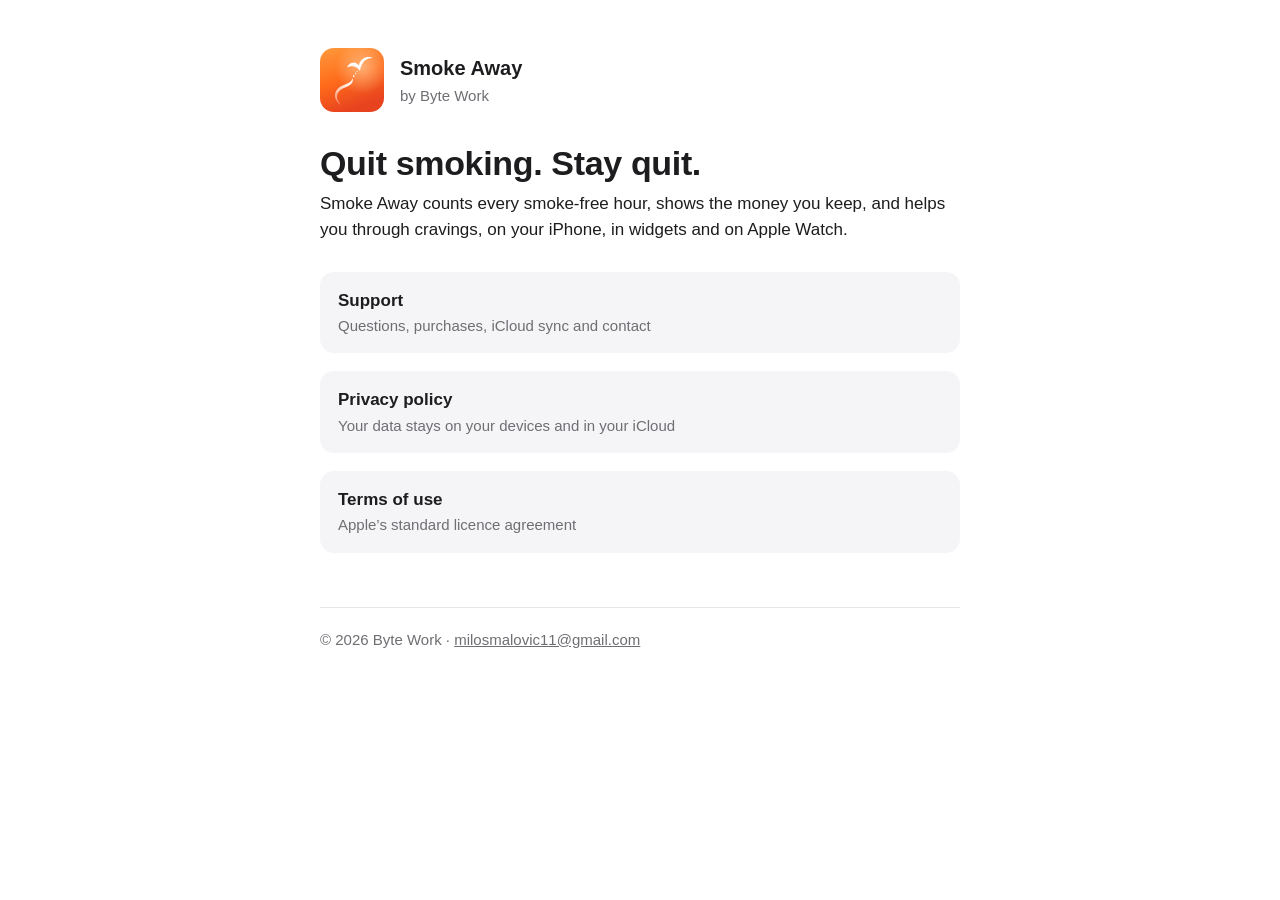
<file: index.html>
<!doctype html>
<html lang="en">
<head>
  <meta charset="utf-8">
  <meta name="viewport" content="width=device-width, initial-scale=1">
  <title>Smoke Away</title>
  <meta name="description" content="Smoke Away helps you quit smoking and stay quit, with daily tracking, money saved, craving help and health recovery.">
  <link rel="stylesheet" href="style.css">
</head>
<body>
<main>
  <header class="app">
    <img src="app-icon.jpg" alt="">
    <div><div class="name">Smoke Away</div><div class="by">by Byte Work</div></div>
  </header>

  <h1>Quit smoking. Stay quit.</h1>
  <p>Smoke Away counts every smoke-free hour, shows the money you keep, and helps you through cravings, on your iPhone, in widgets and on Apple Watch.</p>

  <ul class="links">
    <li><a href="support.html">Support<span>Questions, purchases, iCloud sync and contact</span></a></li>
    <li><a href="privacy.html">Privacy policy<span>Your data stays on your devices and in your iCloud</span></a></li>
    <li><a href="https://www.apple.com/legal/internet-services/itunes/dev/stdeula/">Terms of use<span>Apple’s standard licence agreement</span></a></li>
  </ul>

  <footer>
    © 2026 Byte Work · <a href="mailto:milosmalovic11@gmail.com">milosmalovic11@gmail.com</a>
  </footer>
</main>
</body>
</html>
</file>
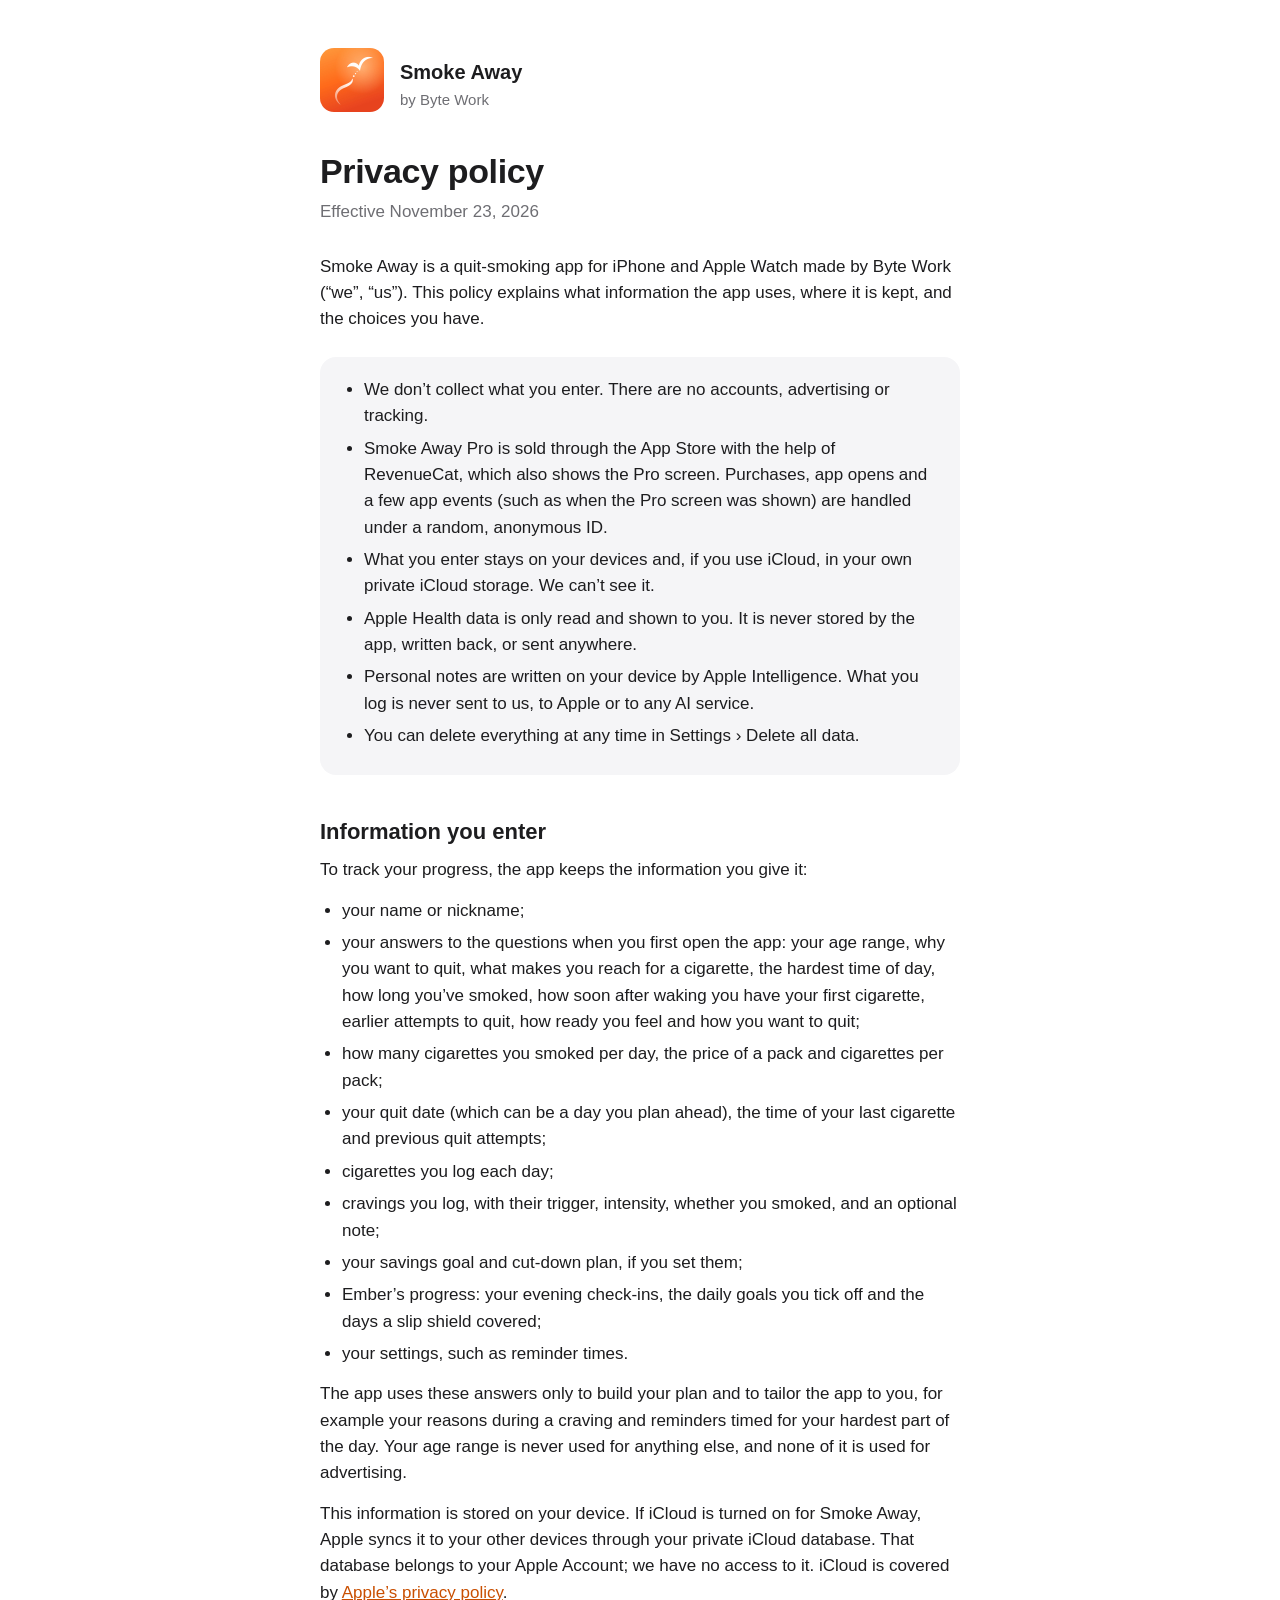
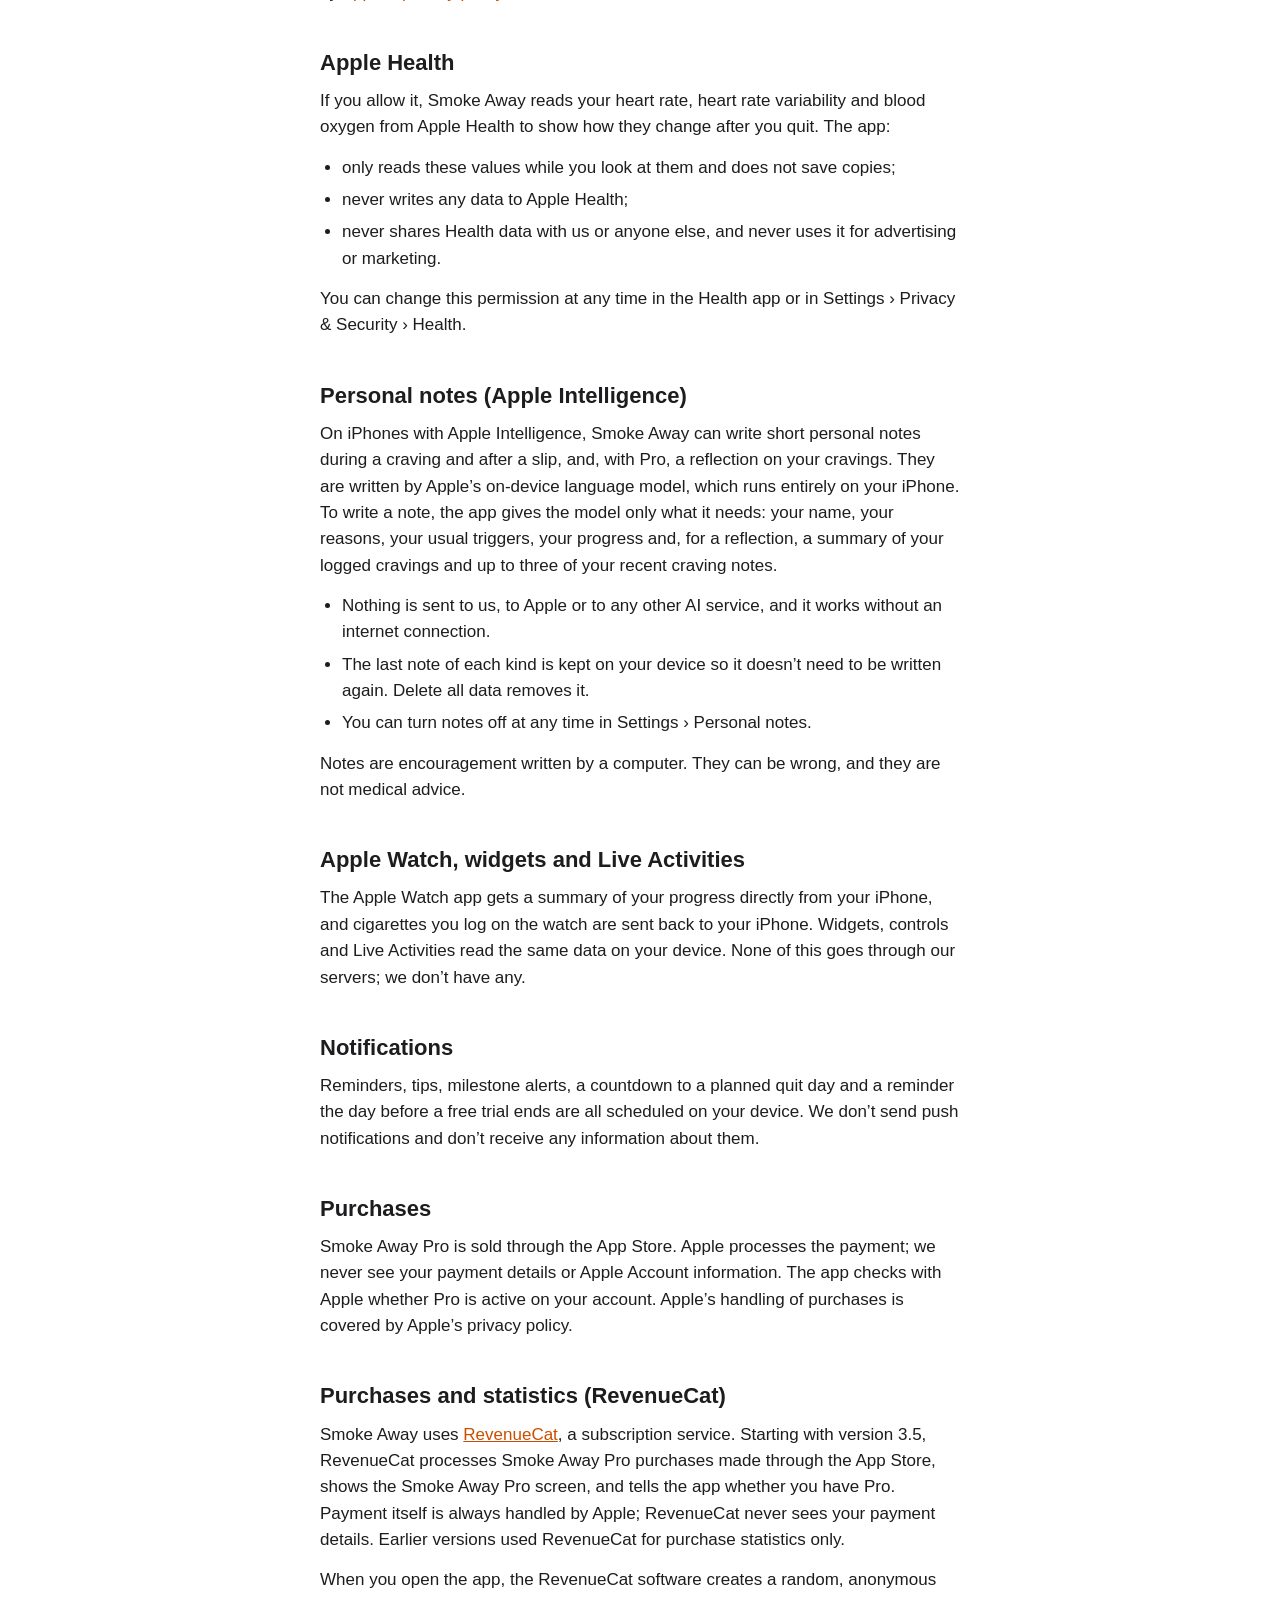
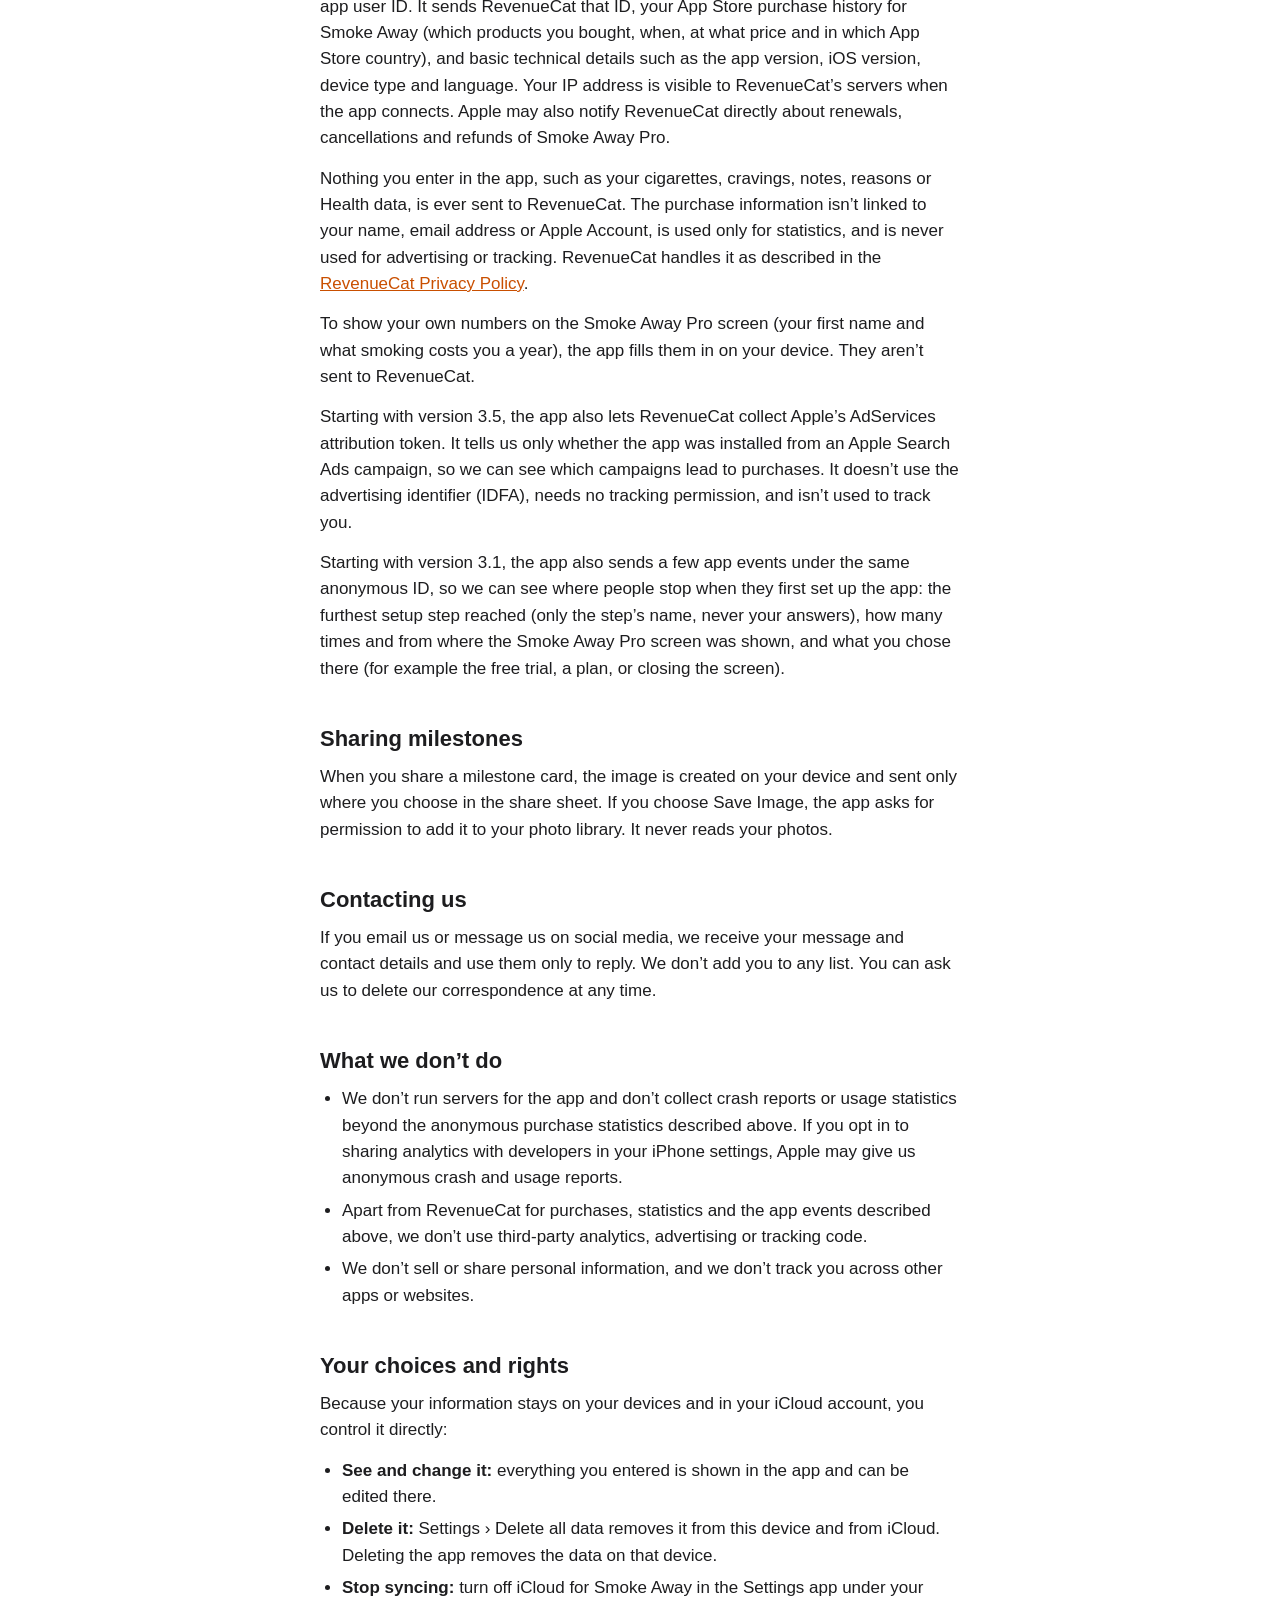
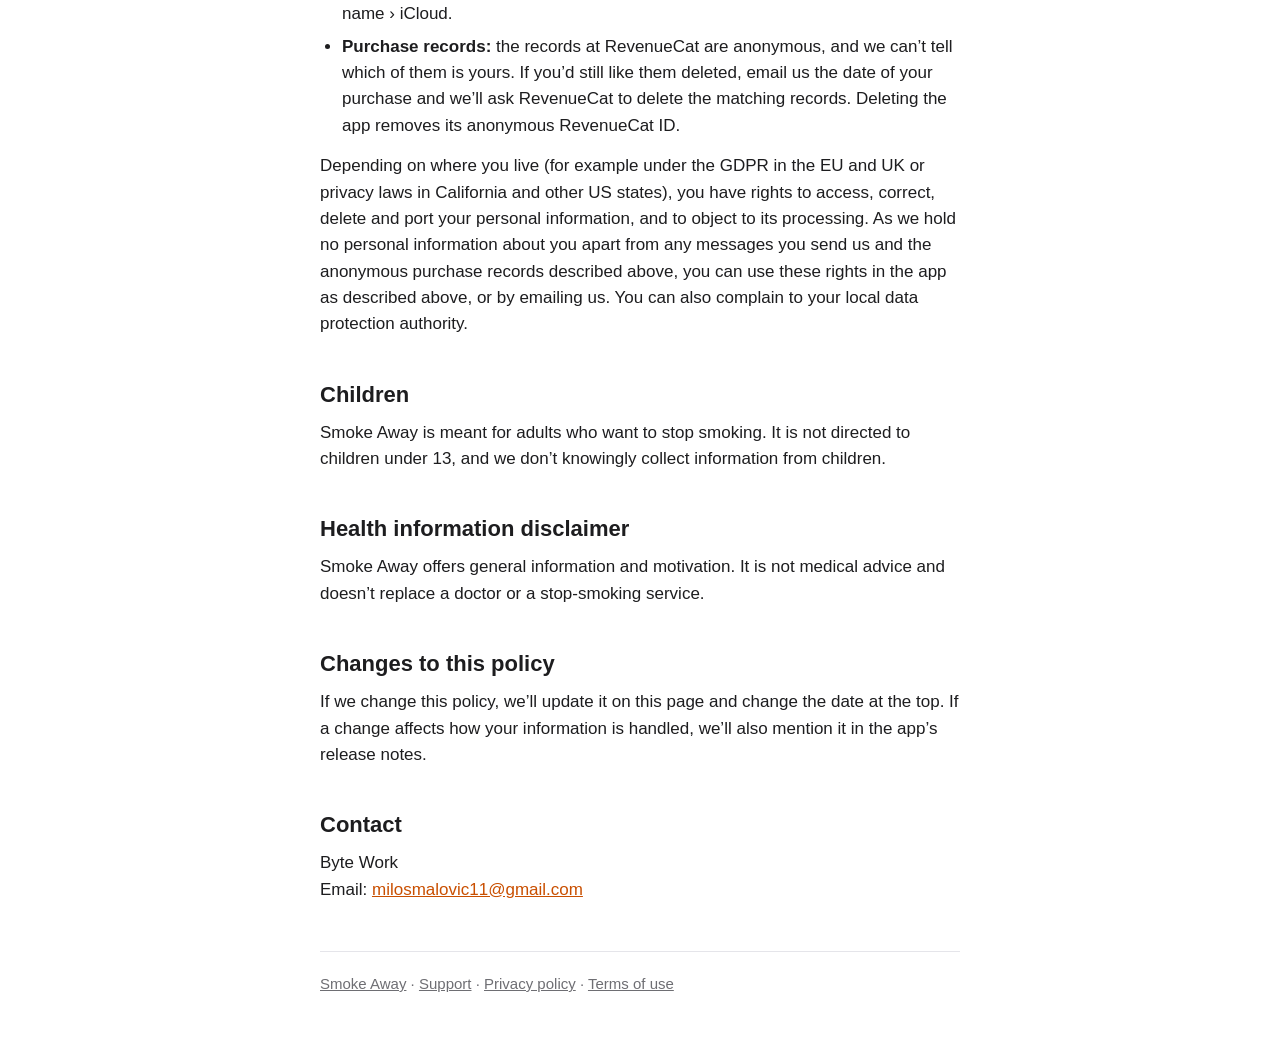
<file: privacy.html>
<!doctype html>
<html lang="en">
<head>
  <meta charset="utf-8">
  <meta name="viewport" content="width=device-width, initial-scale=1">
  <title>Privacy Policy · Smoke Away</title>
  <meta name="description" content="How Smoke Away handles your data: it stays on your devices and in your own iCloud account.">
  <link rel="stylesheet" href="style.css">
</head>
<body>
<main>
  <header class="app">
    <a href="./"><img src="app-icon.jpg" alt=""></a>
    <a href="./"><div class="name">Smoke Away</div><div class="by">by Byte Work</div></a>
  </header>

  <h1>Privacy policy</h1>
  <p class="updated">Effective November 23, 2026</p>

  <p>Smoke Away is a quit-smoking app for iPhone and Apple Watch made by Byte Work (“we”, “us”). This policy explains what information the app uses, where it is kept, and the choices you have.</p>

  <div class="summary">
    <ul>
      <li>We don’t collect what you enter. There are no accounts, advertising or tracking.</li>
      <li>Smoke Away Pro is sold through the App Store with the help of RevenueCat, which also shows the Pro screen. Purchases, app opens and a few app events (such as when the Pro screen was shown) are handled under a random, anonymous ID.</li>
      <li>What you enter stays on your devices and, if you use iCloud, in your own private iCloud storage. We can’t see it.</li>
      <li>Apple Health data is only read and shown to you. It is never stored by the app, written back, or sent anywhere.</li>
      <li>Personal notes are written on your device by Apple Intelligence. What you log is never sent to us, to Apple or to any AI service.</li>
      <li>You can delete everything at any time in Settings › Delete all data.</li>
    </ul>
  </div>

  <h2>Information you enter</h2>
  <p>To track your progress, the app keeps the information you give it:</p>
  <ul>
    <li>your name or nickname;</li>
    <li>your answers to the questions when you first open the app: your age range, why you want to quit, what makes you reach for a cigarette, the hardest time of day, how long you’ve smoked, how soon after waking you have your first cigarette, earlier attempts to quit, how ready you feel and how you want to quit;</li>
    <li>how many cigarettes you smoked per day, the price of a pack and cigarettes per pack;</li>
    <li>your quit date (which can be a day you plan ahead), the time of your last cigarette and previous quit attempts;</li>
    <li>cigarettes you log each day;</li>
    <li>cravings you log, with their trigger, intensity, whether you smoked, and an optional note;</li>
    <li>your savings goal and cut-down plan, if you set them;</li>
    <li>Ember’s progress: your evening check-ins, the daily goals you tick off and the days a slip shield covered;</li>
    <li>your settings, such as reminder times.</li>
  </ul>
  <p>The app uses these answers only to build your plan and to tailor the app to you, for example your reasons during a craving and reminders timed for your hardest part of the day. Your age range is never used for anything else, and none of it is used for advertising.</p>
  <p>This information is stored on your device. If iCloud is turned on for Smoke Away, Apple syncs it to your other devices through your private iCloud database. That database belongs to your Apple Account; we have no access to it. iCloud is covered by <a href="https://www.apple.com/legal/privacy/">Apple’s privacy policy</a>.</p>

  <h2>Apple Health</h2>
  <p>If you allow it, Smoke Away reads your heart rate, heart rate variability and blood oxygen from Apple Health to show how they change after you quit. The app:</p>
  <ul>
    <li>only reads these values while you look at them and does not save copies;</li>
    <li>never writes any data to Apple Health;</li>
    <li>never shares Health data with us or anyone else, and never uses it for advertising or marketing.</li>
  </ul>
  <p>You can change this permission at any time in the Health app or in Settings › Privacy & Security › Health.</p>

  <h2>Personal notes (Apple Intelligence)</h2>
  <p>On iPhones with Apple Intelligence, Smoke Away can write short personal notes during a craving and after a slip, and, with Pro, a reflection on your cravings. They are written by Apple’s on-device language model, which runs entirely on your iPhone. To write a note, the app gives the model only what it needs: your name, your reasons, your usual triggers, your progress and, for a reflection, a summary of your logged cravings and up to three of your recent craving notes.</p>
  <ul>
    <li>Nothing is sent to us, to Apple or to any other AI service, and it works without an internet connection.</li>
    <li>The last note of each kind is kept on your device so it doesn’t need to be written again. Delete all data removes it.</li>
    <li>You can turn notes off at any time in Settings › Personal notes.</li>
  </ul>
  <p>Notes are encouragement written by a computer. They can be wrong, and they are not medical advice.</p>

  <h2>Apple Watch, widgets and Live Activities</h2>
  <p>The Apple Watch app gets a summary of your progress directly from your iPhone, and cigarettes you log on the watch are sent back to your iPhone. Widgets, controls and Live Activities read the same data on your device. None of this goes through our servers; we don’t have any.</p>

  <h2>Notifications</h2>
  <p>Reminders, tips, milestone alerts, a countdown to a planned quit day and a reminder the day before a free trial ends are all scheduled on your device. We don’t send push notifications and don’t receive any information about them.</p>

  <h2>Purchases</h2>
  <p>Smoke Away Pro is sold through the App Store. Apple processes the payment; we never see your payment details or Apple Account information. The app checks with Apple whether Pro is active on your account. Apple’s handling of purchases is covered by Apple’s privacy policy.</p>

  <h2>Purchases and statistics (RevenueCat)</h2>
  <p>Smoke Away uses <a href="https://www.revenuecat.com">RevenueCat</a>, a subscription service. Starting with version 3.5, RevenueCat processes Smoke Away Pro purchases made through the App Store, shows the Smoke Away Pro screen, and tells the app whether you have Pro. Payment itself is always handled by Apple; RevenueCat never sees your payment details. Earlier versions used RevenueCat for purchase statistics only.</p>
  <p>When you open the app, the RevenueCat software creates a random, anonymous app user ID. It sends RevenueCat that ID, your App Store purchase history for Smoke Away (which products you bought, when, at what price and in which App Store country), and basic technical details such as the app version, iOS version, device type and language. Your IP address is visible to RevenueCat’s servers when the app connects. Apple may also notify RevenueCat directly about renewals, cancellations and refunds of Smoke Away Pro.</p>
  <p>Nothing you enter in the app, such as your cigarettes, cravings, notes, reasons or Health data, is ever sent to RevenueCat. The purchase information isn’t linked to your name, email address or Apple Account, is used only for statistics, and is never used for advertising or tracking. RevenueCat handles it as described in the <a href="https://www.revenuecat.com/privacy">RevenueCat Privacy Policy</a>.</p>
  <p>To show your own numbers on the Smoke Away Pro screen (your first name and what smoking costs you a year), the app fills them in on your device. They aren’t sent to RevenueCat.</p>
  <p>Starting with version 3.5, the app also lets RevenueCat collect Apple’s AdServices attribution token. It tells us only whether the app was installed from an Apple Search Ads campaign, so we can see which campaigns lead to purchases. It doesn’t use the advertising identifier (IDFA), needs no tracking permission, and isn’t used to track you.</p>
  <p>Starting with version 3.1, the app also sends a few app events under the same anonymous ID, so we can see where people stop when they first set up the app: the furthest setup step reached (only the step’s name, never your answers), how many times and from where the Smoke Away Pro screen was shown, and what you chose there (for example the free trial, a plan, or closing the screen).</p>

  <h2>Sharing milestones</h2>
  <p>When you share a milestone card, the image is created on your device and sent only where you choose in the share sheet. If you choose Save Image, the app asks for permission to add it to your photo library. It never reads your photos.</p>

  <h2>Contacting us</h2>
  <p>If you email us or message us on social media, we receive your message and contact details and use them only to reply. We don’t add you to any list. You can ask us to delete our correspondence at any time.</p>

  <h2>What we don’t do</h2>
  <ul>
    <li>We don’t run servers for the app and don’t collect crash reports or usage statistics beyond the anonymous purchase statistics described above. If you opt in to sharing analytics with developers in your iPhone settings, Apple may give us anonymous crash and usage reports.</li>
    <li>Apart from RevenueCat for purchases, statistics and the app events described above, we don’t use third-party analytics, advertising or tracking code.</li>
    <li>We don’t sell or share personal information, and we don’t track you across other apps or websites.</li>
  </ul>

  <h2>Your choices and rights</h2>
  <p>Because your information stays on your devices and in your iCloud account, you control it directly:</p>
  <ul>
    <li><strong>See and change it:</strong> everything you entered is shown in the app and can be edited there.</li>
    <li><strong>Delete it:</strong> Settings › Delete all data removes it from this device and from iCloud. Deleting the app removes the data on that device.</li>
    <li><strong>Stop syncing:</strong> turn off iCloud for Smoke Away in the Settings app under your name › iCloud.</li>
    <li><strong>Purchase records:</strong> the records at RevenueCat are anonymous, and we can’t tell which of them is yours. If you’d still like them deleted, email us the date of your purchase and we’ll ask RevenueCat to delete the matching records. Deleting the app removes its anonymous RevenueCat ID.</li>
  </ul>
  <p>Depending on where you live (for example under the GDPR in the EU and UK or privacy laws in California and other US states), you have rights to access, correct, delete and port your personal information, and to object to its processing. As we hold no personal information about you apart from any messages you send us and the anonymous purchase records described above, you can use these rights in the app as described above, or by emailing us. You can also complain to your local data protection authority.</p>

  <h2>Children</h2>
  <p>Smoke Away is meant for adults who want to stop smoking. It is not directed to children under 13, and we don’t knowingly collect information from children.</p>

  <h2>Health information disclaimer</h2>
  <p>Smoke Away offers general information and motivation. It is not medical advice and doesn’t replace a doctor or a stop-smoking service.</p>

  <h2>Changes to this policy</h2>
  <p>If we change this policy, we’ll update it on this page and change the date at the top. If a change affects how your information is handled, we’ll also mention it in the app’s release notes.</p>

  <h2>Contact</h2>
  <p>Byte Work<br>
  Email: <a href="mailto:milosmalovic11@gmail.com">milosmalovic11@gmail.com</a></p>

  <footer>
    <a href="./">Smoke Away</a> · <a href="support.html">Support</a> · <a href="privacy.html">Privacy policy</a> · <a href="https://www.apple.com/legal/internet-services/itunes/dev/stdeula/">Terms of use</a>
  </footer>
</main>
</body>
</html>
</file>
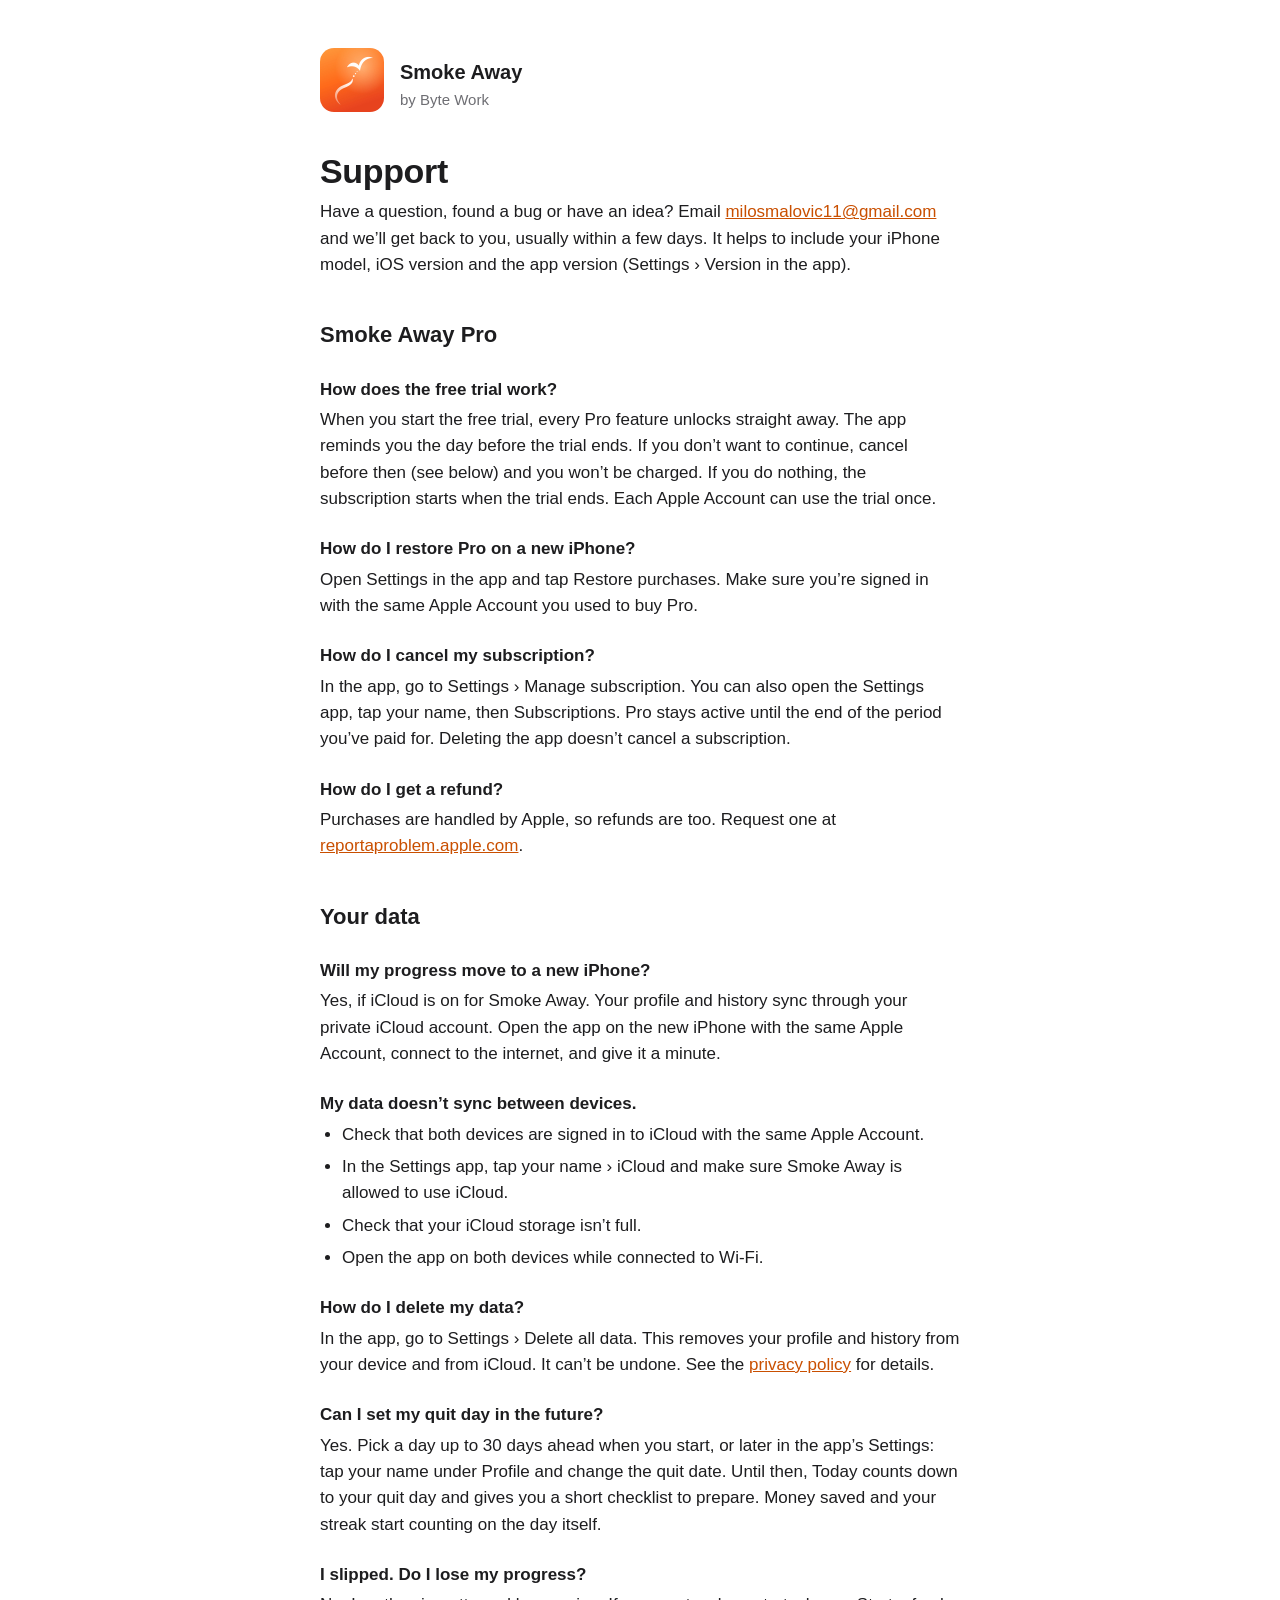
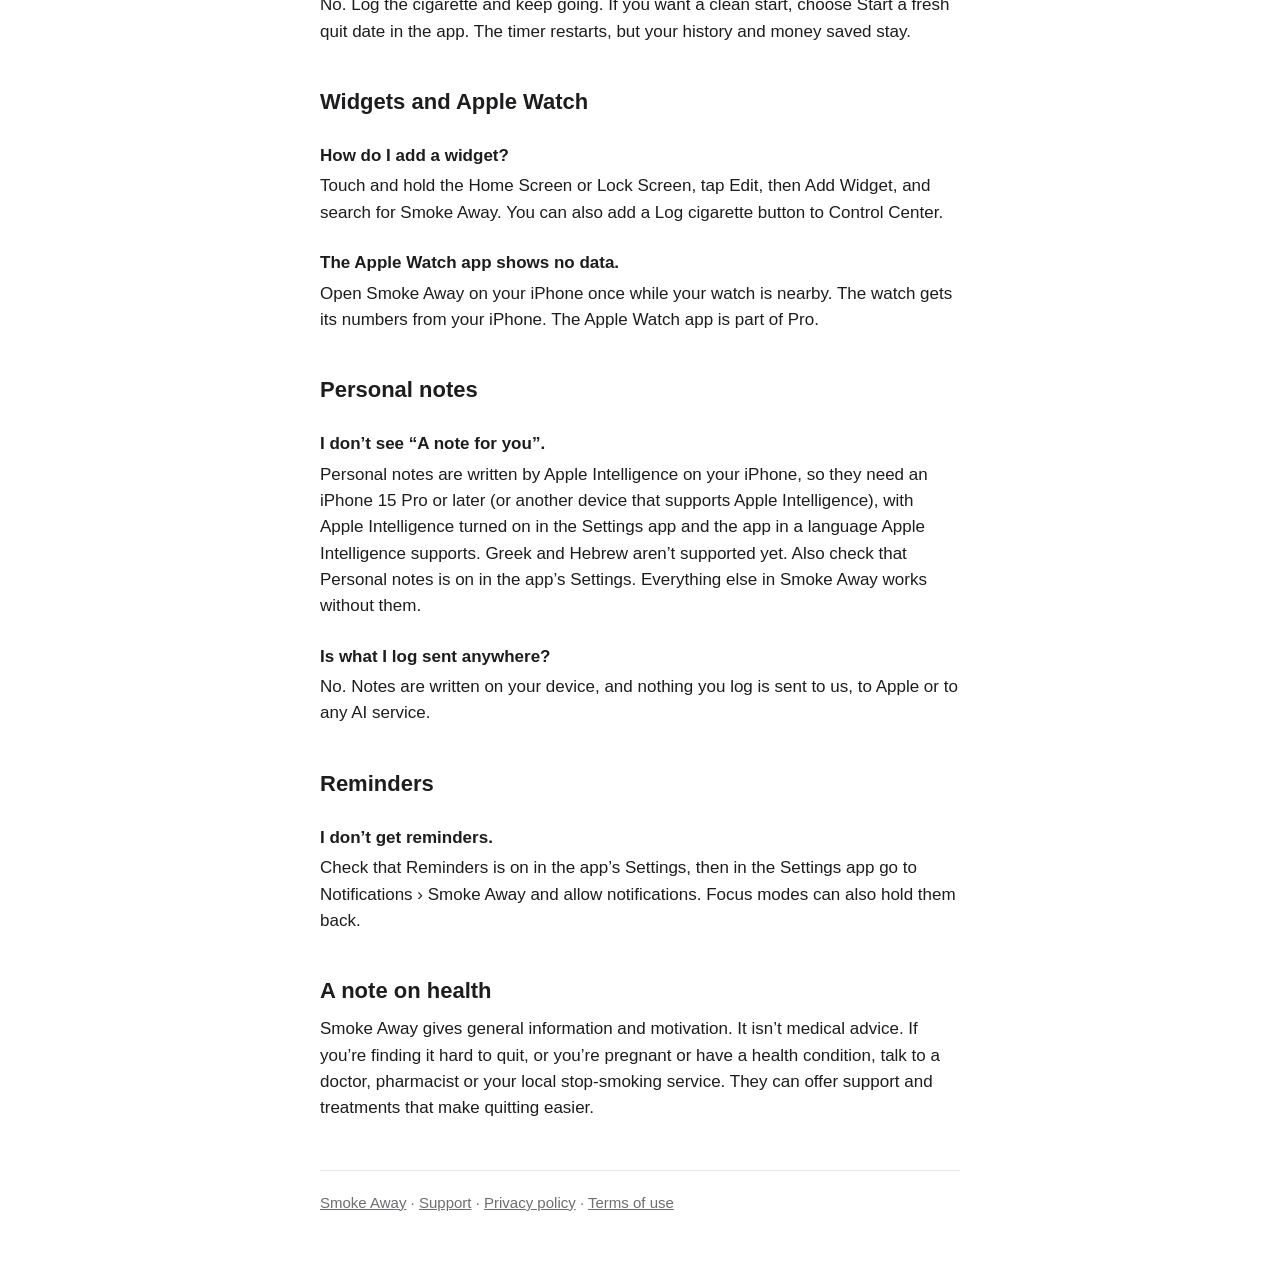
<file: support.html>
<!doctype html>
<html lang="en">
<head>
  <meta charset="utf-8">
  <meta name="viewport" content="width=device-width, initial-scale=1">
  <title>Support · Smoke Away</title>
  <meta name="description" content="Help with Smoke Away: purchases, iCloud sync, widgets, Apple Watch and your data.">
  <link rel="stylesheet" href="style.css">
</head>
<body>
<main>
  <header class="app">
    <a href="./"><img src="app-icon.jpg" alt=""></a>
    <a href="./"><div class="name">Smoke Away</div><div class="by">by Byte Work</div></a>
  </header>

  <h1>Support</h1>
  <p>Have a question, found a bug or have an idea? Email <a href="mailto:milosmalovic11@gmail.com?subject=Smoke%20Away">milosmalovic11@gmail.com</a> and we’ll get back to you, usually within a few days. It helps to include your iPhone model, iOS version and the app version (Settings › Version in the app).</p>

  <h2>Smoke Away Pro</h2>

  <h3>How does the free trial work?</h3>
  <p>When you start the free trial, every Pro feature unlocks straight away. The app reminds you the day before the trial ends. If you don’t want to continue, cancel before then (see below) and you won’t be charged. If you do nothing, the subscription starts when the trial ends. Each Apple Account can use the trial once.</p>

  <h3>How do I restore Pro on a new iPhone?</h3>
  <p>Open Settings in the app and tap Restore purchases. Make sure you’re signed in with the same Apple Account you used to buy Pro.</p>

  <h3>How do I cancel my subscription?</h3>
  <p>In the app, go to Settings › Manage subscription. You can also open the Settings app, tap your name, then Subscriptions. Pro stays active until the end of the period you’ve paid for. Deleting the app doesn’t cancel a subscription.</p>

  <h3>How do I get a refund?</h3>
  <p>Purchases are handled by Apple, so refunds are too. Request one at <a href="https://reportaproblem.apple.com">reportaproblem.apple.com</a>.</p>

  <h2>Your data</h2>

  <h3>Will my progress move to a new iPhone?</h3>
  <p>Yes, if iCloud is on for Smoke Away. Your profile and history sync through your private iCloud account. Open the app on the new iPhone with the same Apple Account, connect to the internet, and give it a minute.</p>

  <h3>My data doesn’t sync between devices.</h3>
  <ul>
    <li>Check that both devices are signed in to iCloud with the same Apple Account.</li>
    <li>In the Settings app, tap your name › iCloud and make sure Smoke Away is allowed to use iCloud.</li>
    <li>Check that your iCloud storage isn’t full.</li>
    <li>Open the app on both devices while connected to Wi-Fi.</li>
  </ul>

  <h3>How do I delete my data?</h3>
  <p>In the app, go to Settings › Delete all data. This removes your profile and history from your device and from iCloud. It can’t be undone. See the <a href="privacy.html">privacy policy</a> for details.</p>

  <h3>Can I set my quit day in the future?</h3>
  <p>Yes. Pick a day up to 30 days ahead when you start, or later in the app’s Settings: tap your name under Profile and change the quit date. Until then, Today counts down to your quit day and gives you a short checklist to prepare. Money saved and your streak start counting on the day itself.</p>

  <h3>I slipped. Do I lose my progress?</h3>
  <p>No. Log the cigarette and keep going. If you want a clean start, choose Start a fresh quit date in the app. The timer restarts, but your history and money saved stay.</p>

  <h2>Widgets and Apple Watch</h2>

  <h3>How do I add a widget?</h3>
  <p>Touch and hold the Home Screen or Lock Screen, tap Edit, then Add Widget, and search for Smoke Away. You can also add a Log cigarette button to Control Center.</p>

  <h3>The Apple Watch app shows no data.</h3>
  <p>Open Smoke Away on your iPhone once while your watch is nearby. The watch gets its numbers from your iPhone. The Apple Watch app is part of Pro.</p>

  <h2>Personal notes</h2>

  <h3>I don’t see “A note for you”.</h3>
  <p>Personal notes are written by Apple Intelligence on your iPhone, so they need an iPhone 15 Pro or later (or another device that supports Apple Intelligence), with Apple Intelligence turned on in the Settings app and the app in a language Apple Intelligence supports. Greek and Hebrew aren’t supported yet. Also check that Personal notes is on in the app’s Settings. Everything else in Smoke Away works without them.</p>

  <h3>Is what I log sent anywhere?</h3>
  <p>No. Notes are written on your device, and nothing you log is sent to us, to Apple or to any AI service.</p>

  <h2>Reminders</h2>

  <h3>I don’t get reminders.</h3>
  <p>Check that Reminders is on in the app’s Settings, then in the Settings app go to Notifications › Smoke Away and allow notifications. Focus modes can also hold them back.</p>

  <h2>A note on health</h2>
  <p>Smoke Away gives general information and motivation. It isn’t medical advice. If you’re finding it hard to quit, or you’re pregnant or have a health condition, talk to a doctor, pharmacist or your local stop-smoking service. They can offer support and treatments that make quitting easier.</p>

  <footer>
    <a href="./">Smoke Away</a> · <a href="support.html">Support</a> · <a href="privacy.html">Privacy policy</a> · <a href="https://www.apple.com/legal/internet-services/itunes/dev/stdeula/">Terms of use</a>
  </footer>
</main>
</body>
</html>
</file>
<file: style.css>
:root {
  --bg: #ffffff;
  --surface: #f5f5f7;
  --text: #1d1d1f;
  --muted: #6e6e73;
  --line: #e5e5ea;
  --accent: #c94f00;
  color-scheme: light dark;
}

@media (prefers-color-scheme: dark) {
  :root {
    --bg: #000000;
    --surface: #1c1c1e;
    --text: #f5f5f7;
    --muted: #98989d;
    --line: #2c2c2e;
    --accent: #ff8a3d;
  }
}

* { box-sizing: border-box; }

body {
  margin: 0;
  background: var(--bg);
  color: var(--text);
  font: 17px/1.55 -apple-system, BlinkMacSystemFont, "SF Pro Text", "Helvetica Neue", Arial, sans-serif;
  -webkit-text-size-adjust: 100%;
}

main {
  max-width: 680px;
  margin: 0 auto;
  padding: 48px 20px 64px;
}

header.app {
  display: flex;
  align-items: center;
  gap: 16px;
  margin-bottom: 32px;
}

header.app img {
  width: 64px;
  height: 64px;
  border-radius: 14px;
}

header.app a { color: inherit; text-decoration: none; }
header.app .name { font-size: 20px; font-weight: 600; }
header.app .by { color: var(--muted); font-size: 15px; }

h1 { font-size: 34px; line-height: 1.15; margin: 0 0 8px; letter-spacing: -0.01em; }
h2 { font-size: 22px; margin: 40px 0 8px; }
h3 { font-size: 17px; margin: 24px 0 4px; }

p, ul { margin: 0 0 14px; }
ul { padding-left: 22px; }
li { margin-bottom: 6px; }

a { color: var(--accent); }

.updated { color: var(--muted); margin-bottom: 28px; }

.summary {
  background: var(--surface);
  border-radius: 16px;
  padding: 20px 22px;
  margin: 24px 0 8px;
}

.summary ul { margin: 0; }

.links {
  display: grid;
  gap: 12px;
  margin: 28px 0;
  padding: 0;
  list-style: none;
}

.links a {
  display: block;
  background: var(--surface);
  border-radius: 14px;
  padding: 16px 18px;
  color: var(--text);
  text-decoration: none;
  font-weight: 600;
}

.links a span { display: block; color: var(--muted); font-weight: 400; font-size: 15px; }

footer {
  border-top: 1px solid var(--line);
  margin-top: 48px;
  padding-top: 20px;
  color: var(--muted);
  font-size: 15px;
}

footer a { color: var(--muted); }
</file>
